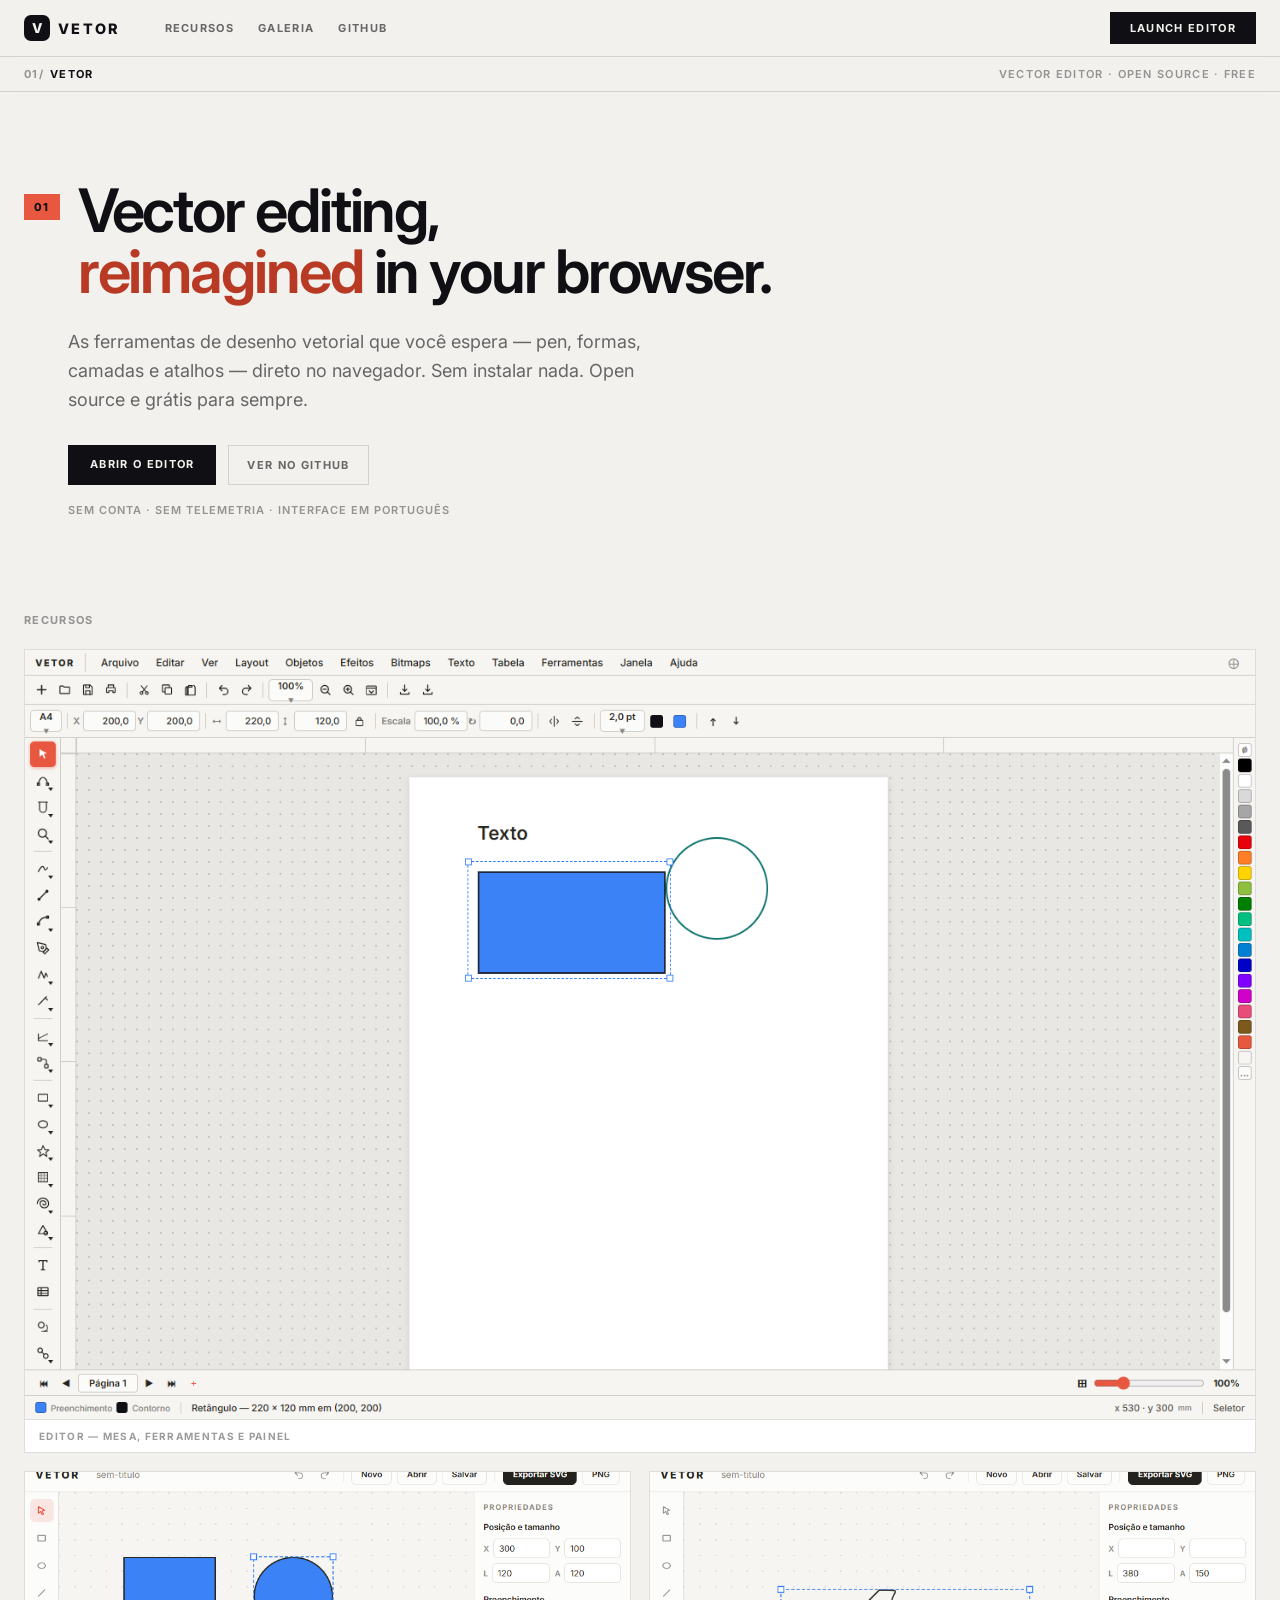
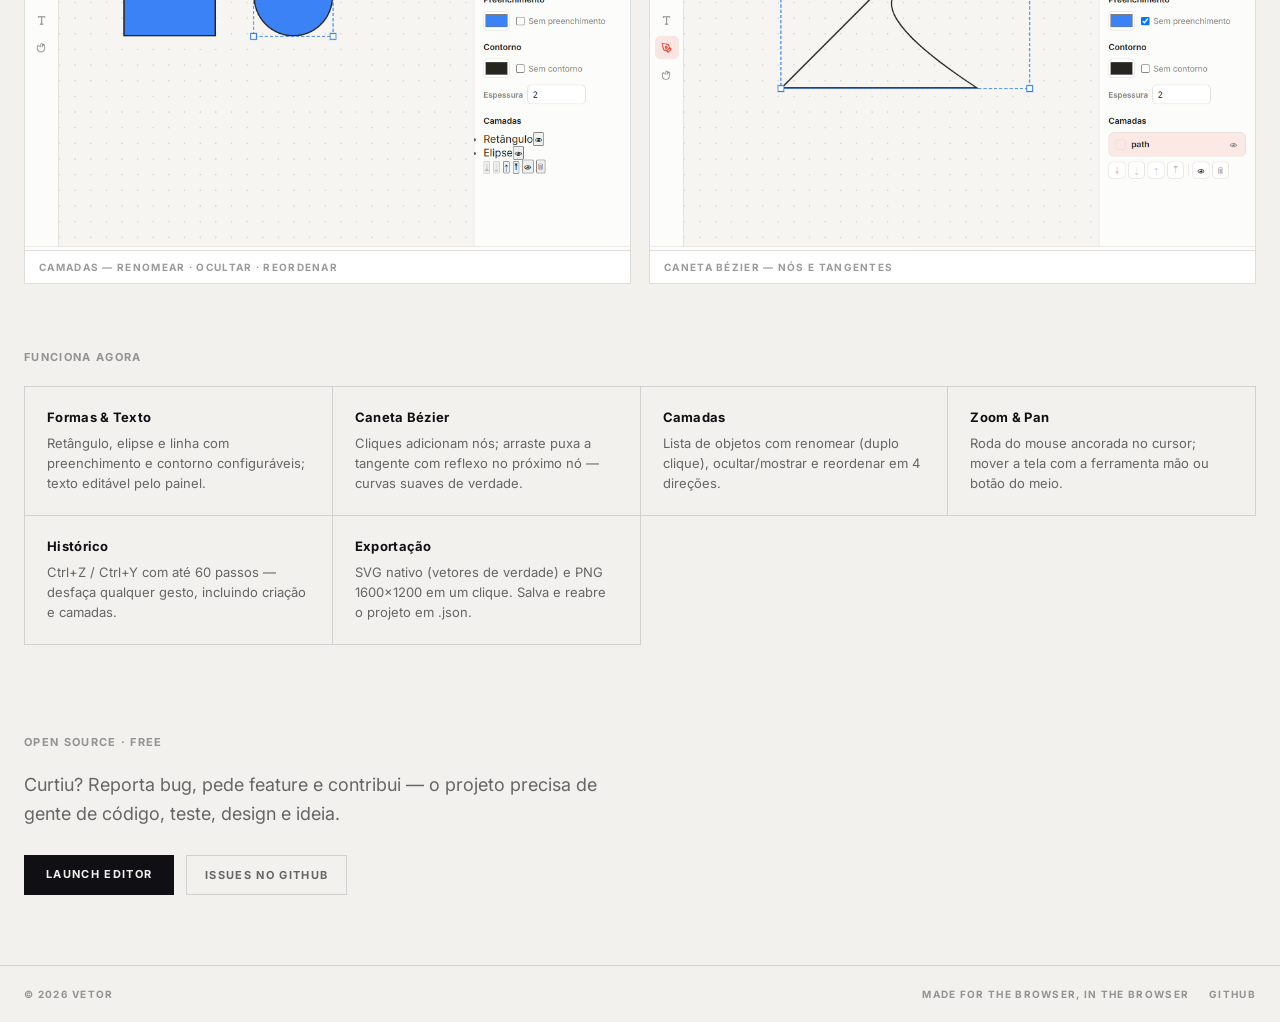
<file: index.html>
<!DOCTYPE html>
<html lang="pt-BR">
<head>
    <meta charset="UTF-8">
    <meta name="viewport" content="width=device-width, initial-scale=1.0">
    <meta name="description" content="VETOR — Editor vetorial direto no navegador: formas, texto e cores em SVG, de graça.">
    <title>VETOR — Editor vetorial no navegador</title>
    <link href="https://fonts.googleapis.com/css2?family=Inter:wght@400;500;600;700;800&display=swap" rel="stylesheet">
    <link rel="icon" type="image/svg+xml" href="favicon.svg">
    <link rel="stylesheet" href="assets/css/site.css?v=2">
</head>
<body>
    <div class="app-shell">
        <!-- Barra fixa do topo -->
        <header class="topo">
            <div class="topo-mx">
                <a class="marca" href="index.html">
                    <span class="marca-icon">V</span>
                    <span class="marca-nome">VETOR</span>
                </a>
                <nav class="topo-links">
                    <a href="#recursos">Recursos</a>
                    <a href="#galeria">Galeria</a>
                    <a href="https://github.com/cleciodivi/vetor" target="_blank" rel="noopener">GitHub</a>
                </nav>
                <a class="bt-lancar" href="editor.html">Launch Editor</a>
            </div>
        </header>

        <!-- HUD sticky (breadcrumb do app) -->
        <div class="hud">
            <div class="hud-mx">
                <span class="hud-num">01/</span><span class="hud-app">VETOR</span>
                <span class="hud-dir">VECTOR EDITOR · OPEN SOURCE · FREE</span>
            </div>
        </div>

        <main>
            <!-- Hero -->
            <section class="hero" id="topo">
                <div class="hero-mx">
                    <div class="hero-badge">
                        <span class="badge-num">01</span>
                        <h1>Vector editing,<br>
                            <span class="destaque">reimagined</span> in your browser.</h1>
                    </div>
                    <p class="hero-sub">As ferramentas de desenho vetorial que você espera — pen, formas, camadas e atalhos —
                        direto no navegador. Sem instalar nada. Open source e grátis para sempre.</p>
                    <div class="hero-acoes">
                        <a class="bt-primario" href="editor.html">Abrir o Editor</a>
                        <a class="bt-fantasma" href="https://github.com/cleciodivi/vetor" target="_blank" rel="noopener">Ver no GitHub</a>
                    </div>
                    <p class="hero-telemetria-nula">Sem conta · Sem telemetria · Interface em português</p>
                </div>
            </section>

            <!-- Galeria -->
            <section class="galeria" id="recursos">
                <div class="galeria-mx">
                    <h2 class="secao-titulo">RECURSOS</h2>
                    <figure class="captura grande">
                        <img src="docs/editor-atual.png" alt="Editor VETOR: mesa de desenho, ferramentas e painel de propriedades" loading="lazy">
                        <figcaption>EDITOR — MESA, FERRAMENTAS E PAINEL</figcaption>
                    </figure>
                    <div class="capturas-dupla">
                        <figure class="captura">
                            <img src="docs/camadas.png" alt="Painel de camadas com renomear, ocultar e reordenar" loading="lazy">
                            <figcaption>CAMADAS — RENOMEAR · OCULTAR · REORDENAR</figcaption>
                        </figure>
                        <figure class="captura">
                            <img src="docs/caneta.png" alt="Caneta Bézier criando um path curvo" loading="lazy">
                            <figcaption>CANETA BÉZIER — NÓS E TANGENTES</figcaption>
                        </figure>
                    </div>
                </div>
            </section>

            <!-- Recursos em lista -->
            <section class="lista-recursos" id="galeria">
                <div class="lista-mx">
                    <h2 class="secao-titulo">FUNCIONA AGORA</h2>
                    <div class="grade-recursos">
                        <article><h3>Formas & Texto</h3><p>Retângulo, elipse e linha com preenchimento e contorno configuráveis; texto editável pelo painel.</p></article>
                        <article><h3>Caneta Bézier</h3><p>Cliques adicionam nós; arraste puxa a tangente com reflexo no próximo nó — curvas suaves de verdade.</p></article>
                        <article><h3>Camadas</h3><p>Lista de objetos com renomear (duplo clique), ocultar/mostrar e reordenar em 4 direções.</p></article>
                        <article><h3>Zoom & Pan</h3><p>Roda do mouse ancorada no cursor; mover a tela com a ferramenta mão ou botão do meio.</p></article>
                        <article><h3>Histórico</h3><p>Ctrl+Z / Ctrl+Y com até 60 passos — desfaça qualquer gesto, incluindo criação e camadas.</p></article>
                        <article><h3>Exportação</h3><p>SVG nativo (vetores de verdade) e PNG 1600×1200 em um clique. Salva e reabre o projeto em .json.</p></article>
                    </div>
                </div>
            </section>

            <!-- CTA final -->
            <section class="cta">
                <div class="cta-mx">
                    <h2 class="secao-titulo">OPEN SOURCE · FREE</h2>
                    <p>Curtiu? Reporta bug, pede feature e contribui — o projeto precisa de gente de código, teste, design e ideia.</p>
                    <div class="cta-acoes">
                        <a class="bt-primario" href="editor.html">Launch Editor</a>
                        <a class="bt-fantasma" href="https://github.com/cleciodivi/vetor/issues" target="_blank" rel="noopener">Issues no GitHub</a>
                    </div>
                </div>
            </section>
        </main>

        <footer class="rodape">
            <div class="rodape-mx">
                <span>© 2026 VETOR</span>
                <span class="rodape-lema">MADE FOR THE BROWSER, IN THE BROWSER</span>
                <a href="https://github.com/cleciodivi/vetor" target="_blank" rel="noopener">GitHub</a>
            </div>
        </footer>
    </div>
</body>
</html>
</file>
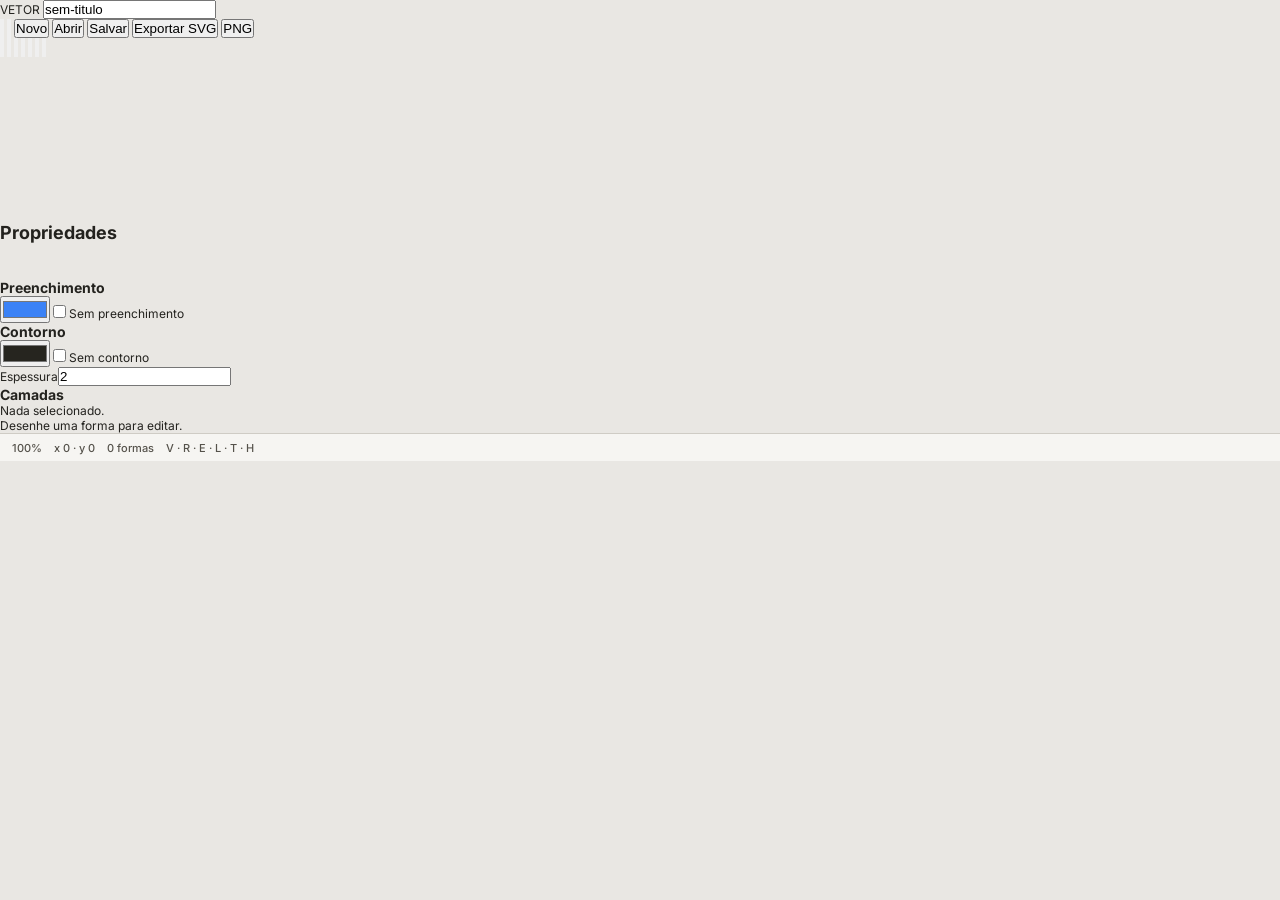
<file: editor-mvp.html>
<!DOCTYPE html>
<html lang="pt-BR">
<head>
    <meta charset="UTF-8">
    <meta name="viewport" content="width=device-width, initial-scale=1.0">
    <meta name="description" content="VETOR — Editor vetorial, direto no navegador. Formas, texto e cores em SVG, de graça.">
    <title>VETOR — Editor</title>
    <link href="https://fonts.googleapis.com/css2?family=Inter:wght@400;500;600;700;800&display=swap" rel="stylesheet">
    <link rel="icon" type="image/svg+xml" href="favicon.svg">
    <link rel="stylesheet" href="assets/css/styles.css">
</head>
<body>
    <header class="topbar">
        <a href="index.html" class="logo" id="logo_vetor" title="Voltar à vitrine">VETOR</a>
        <input type="text" id="nome_doc" class="nome-doc" value="sem-titulo" spellcheck="false" aria-label="Nome do arquivo">
        <div class="topbar-acoes">
            <button class="bt-ferr" id="bt_undo" title="Desfazer (Ctrl+Z)" aria-label="Desfazer">
                <svg viewBox="0 0 24 24" fill="none" stroke="currentColor" stroke-width="2" stroke-linecap="round" stroke-linejoin="round" aria-hidden="true"><path d="M9 14L4 9l5-5"/><path d="M4 9h10a6 6 0 0 1 0 12h-3"/></svg>
            </button>
            <button class="bt-ferr" id="bt_redo" title="Refazer (Ctrl+Y)" aria-label="Refazer">
                <svg viewBox="0 0 24 24" fill="none" stroke="currentColor" stroke-width="2" stroke-linecap="round" stroke-linejoin="round" aria-hidden="true"><path d="M15 14l5-5-5-5"/><path d="M20 9H10a6 6 0 0 0 0 12h3"/></svg>
            </button>
            <span class="sep"></span>
            <button class="bt-acao" id="bt_novo">Novo</button>
            <button class="bt-acao" id="bt_abrir">Abrir</button>
            <button class="bt-acao" id="bt_salvar">Salvar</button>
            <span class="sep"></span>
            <button class="bt-acao primario" id="bt_exportar_svg">Exportar SVG</button>
            <button class="bt-acao" id="bt_exportar_png">PNG</button>
        </div>
        <input type="file" id="abrir_arquivo" accept=".json,application/json" hidden>
    </header>

    <div class="corpo">
        <!-- Ferramentas -->
        <nav class="ferramentas" aria-label="Ferramentas de desenho">
            <button class="bt-ferr ativa" data-ferramenta="selecionar" title="Selecionar (V)">
                <svg viewBox="0 0 24 24" fill="none" stroke="currentColor" stroke-width="2" stroke-linejoin="round" aria-hidden="true"><path d="M5 3l14 8-6 1.5L16 19l-3 1-3-6.5L5 17V3z"/></svg>
            </button>
            <button class="bt-ferr" data-ferramenta="retangulo" title="Retângulo (R)">
                <svg viewBox="0 0 24 24" fill="none" stroke="currentColor" stroke-width="2" aria-hidden="true"><rect x="4" y="6" width="16" height="12" rx="1"/></svg>
            </button>
            <button class="bt-ferr" data-ferramenta="elipse" title="Elipse (E)">
                <svg viewBox="0 0 24 24" fill="none" stroke="currentColor" stroke-width="2" aria-hidden="true"><ellipse cx="12" cy="12" rx="8" ry="6"/></svg>
            </button>
            <button class="bt-ferr" data-ferramenta="linha" title="Linha (L)">
                <svg viewBox="0 0 24 24" fill="none" stroke="currentColor" stroke-width="2" stroke-linecap="round" aria-hidden="true"><path d="M5 19L19 5"/></svg>
            </button>
            <button class="bt-ferr" data-ferramenta="texto" title="Texto (T)">
                <svg viewBox="0 0 24 24" fill="none" stroke="currentColor" stroke-width="2" stroke-linecap="round" aria-hidden="true"><path d="M5 6V4h14v2M12 4v16M9 20h6"/></svg>
            </button>
            <button class="bt-ferr" data-ferramenta="caneta" title="Caneta (P) — cliques adicionam nós, Enter fecha, Esc cancela">
                <svg viewBox="0 0 24 24" fill="none" stroke="currentColor" stroke-width="2" stroke-linecap="round" stroke-linejoin="round" aria-hidden="true"><path d="M12 19l7-7 3 3-7 7-3-3z"/><path d="M18 13l-1.5-7.5L2 2l3.5 14.5L13 18l5-5z"/><circle cx="11" cy="11" r="2"/></svg>
            </button>
            <button class="bt-ferr" data-ferramenta="mao" title="Mover a tela (H) — ou arraste com o botão do meio">
                <svg viewBox="0 0 24 24" fill="none" stroke="currentColor" stroke-width="2" stroke-linecap="round" stroke-linejoin="round" aria-hidden="true"><path d="M18 11V7a2 2 0 0 0-4 0M10 10V5a2 2 0 1 1 4 0v5m0-2a2 2 0 0 1 4 0v6a7 7 0 0 1-7 7h-1a7 7 0 0 1-7-7V9a2 2 0 0 1 4 0"/></svg>
            </button>
        </nav>

        <!-- Área de desenho -->
        <div class="tela" id="tela">
            <svg id="mesa" xmlns="http://www.w3.org/2000/svg" aria-label="Mesa de desenho">
                <g id="conteudo"></g>
                <g id="overlay"></g>
            </svg>
        </div>

        <!-- Propriedades -->
        <aside class="painel" aria-label="Propriedades">
            <h2 class="painel-titulo">Propriedades</h2>

            <section class="painel-grupo" id="grp_posicao">
                <h3>Posição e tamanho</h3>
                <div class="grade2">
                    <label>X<input type="number" id="prop_x" step="1"></label>
                    <label>Y<input type="number" id="prop_y" step="1"></label>
                    <label>L<input type="number" id="prop_l" step="1" min="1"></label>
                    <label>A<input type="number" id="prop_a" step="1" min="1"></label>
                </div>
            </section>

            <section class="painel-grupo">
                <h3>Preenchimento</h3>
                <div class="cor-linha">
                    <input type="color" id="prop_fundo" value="#3b82f6" aria-label="Cor de preenchimento">
                    <label class="check"><input type="checkbox" id="prop_sem_fundo"> Sem preenchimento</label>
                </div>
            </section>

            <section class="painel-grupo">
                <h3>Contorno</h3>
                <div class="cor-linha">
                    <input type="color" id="prop_contorno" value="#26251f" aria-label="Cor do contorno">
                    <label class="check"><input type="checkbox" id="prop_sem_contorno"> Sem contorno</label>
                </div>
                <label class="mini">Espessura<input type="number" id="prop_espessura" value="2" min="0.5" step="0.5"></label>
            </section>

            <section class="painel-grupo" id="grp_texto" hidden>
                <h3>Texto</h3>
                <textarea id="prop_texto" rows="2" spellcheck="false" placeholder="Conteúdo do texto"></textarea>
                <label class="mini">Tamanho da fonte<input type="number" id="prop_fonte" value="24" min="4" step="1"></label>
            </section>

            <section class="painel-grupo">
                <h3>Camadas</h3>
                <ul class="camadas" id="lista_camadas"></ul>
                <div class="camadas-acoes" id="camadas_acoes" hidden>
                    <button class="bt-mini" data-ordem="fundo" title="Enviar para o fundo">⤓</button>
                    <button class="bt-mini" data-ordem="tras" title="Uma camada atrás">↓</button>
                    <button class="bt-mini" data-ordem="frente" title="Uma camada à frente">↑</button>
                    <button class="bt-mini" data-ordem="topo" title="Trazer para o topo">⤒</button>
                    <span class="sep2"></span>
                    <button class="bt-mini" id="bt_camada_visivel" title="Mostrar/ocultar">👁</button>
                    <button class="bt-mini" id="bt_camada_remover" title="Remover forma">🗑</button>
                </div>
            </section>

            <p class="painel-vazio" id="painel_vazio">Nada selecionado.<br>Desenhe uma forma para editar.</p>
        </aside>
    </div>

    <footer class="statusbar">
        <span id="st_zoom">100%</span>
        <span id="st_pos">x 0 · y 0</span>
        <span id="st_formas">0 formas</span>
        <span class="st-atalhos" title="Atalhos de ferramentas">V · R · E · L · T · H</span>
    </footer>

    <div class="toast" id="toast" role="status" aria-live="polite"></div>

    <script src="assets/js/editor.js"></script>
    <script src="assets/js/app.js"></script>
</body>
</html>
</file>
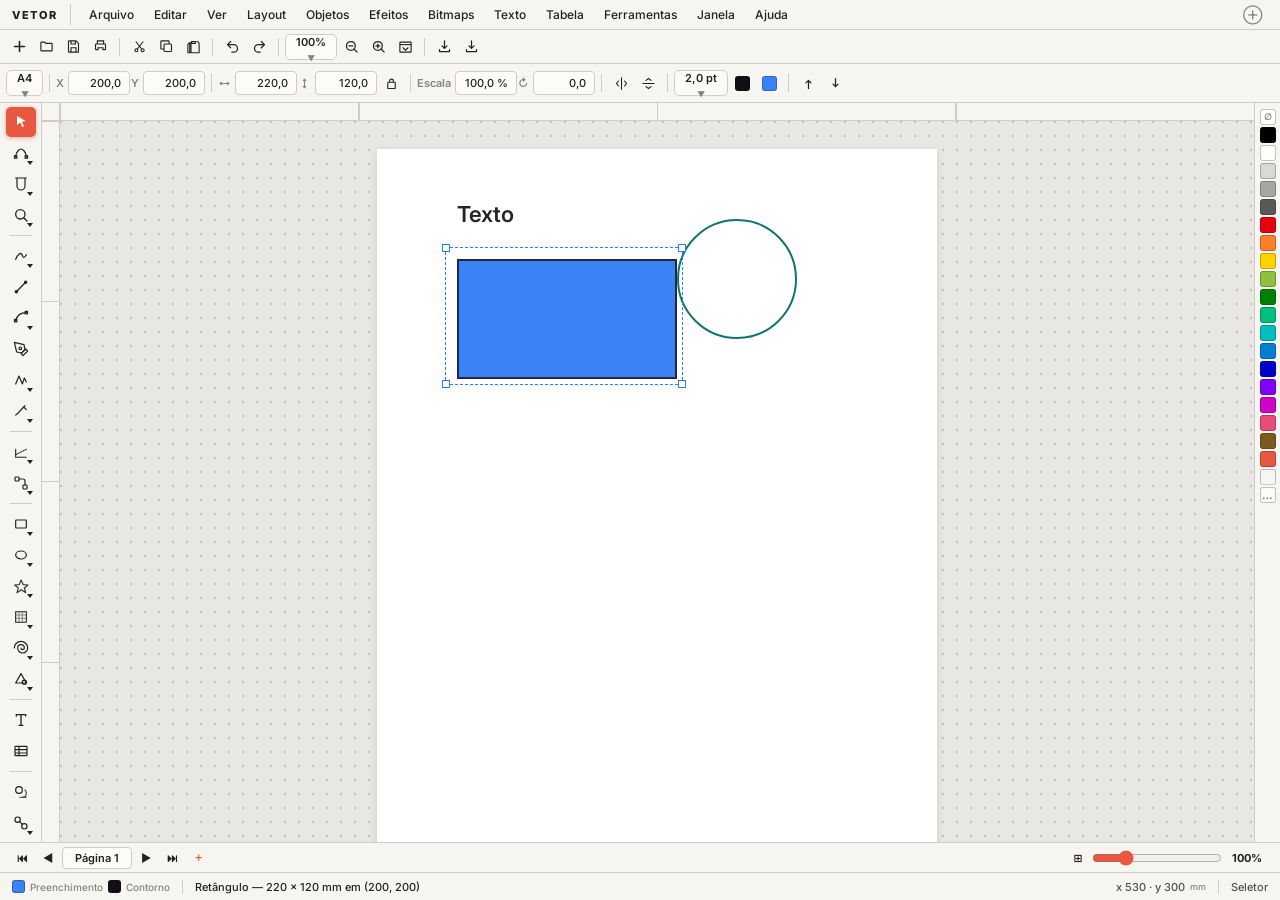
<file: editor.html>
<!DOCTYPE html>
<html lang="pt-BR">
<head>
    <meta charset="UTF-8">
    <meta name="viewport" content="width=device-width, initial-scale=1.0">
    <meta name="description" content="VETOR — Editor vetorial no navegador.">
    <title>VETOR — Editor</title>
    <link href="https://fonts.googleapis.com/css2?family=Inter:wght@400;500;600;700;800&display=swap" rel="stylesheet">
    <link rel="icon" type="image/svg+xml" href="favicon.svg">
    <link rel="stylesheet" href="assets/css/styles.css?v=2">
</head>
<body>

    <!-- ══════════ BARRA DE MENUS ══════════ -->
    <nav class="barra-menus" role="menubar" aria-label="Menu principal">
        <a class="marca-mini" href="index.html" title="Voltar à vitrine">VETOR</a>
        <span class="menu-item">Arquivo</span>
        <span class="menu-item">Editar</span>
        <span class="menu-item">Ver</span>
        <span class="menu-item">Layout</span>
        <span class="menu-item">Objetos</span>
        <span class="menu-item">Efeitos</span>
        <span class="menu-item">Bitmaps</span>
        <span class="menu-item">Texto</span>
        <span class="menu-item">Tabela</span>
        <span class="menu-item">Ferramentas</span>
        <span class="menu-item">Janela</span>
        <span class="menu-item">Ajuda</span>
        <span class="menu-item atalho-global" title="Quick start">⊕</span>
    </nav>

    <!-- ══════════ BARRA PADRÃO + BARRA DE PROPRIEDADES ══════════ -->
    <div class="barras-superiores">
        <!-- Barra padrão -->
        <div class="toolbar" role="toolbar" aria-label="Barra padrão">
            <button class="tb" title="Novo (Ctrl+N)"><svg viewBox="0 0 24 24"><path d="M12 4v16M4 12h16" stroke="currentColor" stroke-width="2.5" fill="none" stroke-linecap="round"/></svg></button>
            <button class="tb" title="Abrir (Ctrl+O)"><svg viewBox="0 0 24 24" fill="none" stroke="currentColor" stroke-width="1.8"><path d="M3 6a1 1 0 0 1 1-1h5l2 2h9a1 1 0 0 1 1 1v10a1 1 0 0 1-1 1H4a1 1 0 0 1-1-1V6z"/></svg></button>
            <button class="tb" title="Salvar (Ctrl+S)"><svg viewBox="0 0 24 24" fill="none" stroke="currentColor" stroke-width="1.8"><path d="M5 3h11l4 4v13a1 1 0 0 1-1 1H5a1 1 0 0 1-1-1V4a1 1 0 0 1 1-1z"/><path d="M8 3v5h7V3M8 21v-7h8v7"/></svg></button>
            <button class="tb" title="Imprimir (Ctrl+P)"><svg viewBox="0 0 24 24" fill="none" stroke="currentColor" stroke-width="1.8"><path d="M7 8V3h10v5M5 8h14a1 1 0 0 1 1 1v7a1 1 0 0 1-1 1h-3v-3H8v3H5a1 1 0 0 1-1-1V9a1 1 0 0 1 1-1z"/></svg></button>
            <span class="tb-sep"></span>
            <button class="tb" title="Recortar (Ctrl+X)"><svg viewBox="0 0 24 24" fill="none" stroke="currentColor" stroke-width="1.8"><circle cx="7" cy="18" r="2.4"/><circle cx="17" cy="18" r="2.4"/><path d="M8.5 16L18 4M15.5 16L6 4"/></svg></button>
            <button class="tb" title="Copiar (Ctrl+C)"><svg viewBox="0 0 24 24" fill="none" stroke="currentColor" stroke-width="1.8"><rect x="8" y="8" width="12" height="12" rx="1.5"/><path d="M16 8V4a1 1 0 0 0-1-1H4a1 1 0 0 0-1 1v11a1 1 0 0 0 1 1h4"/></svg></button>
            <button class="tb" title="Colar (Ctrl+V)"><svg viewBox="0 0 24 24" fill="none" stroke="currentColor" stroke-width="1.8"><path d="M9 4h6v3H9zM6 6h2v16h12a1 1 0 0 0 1-1V7l-2-3h-2M6 6v16H4a1 1 0 0 1-1-1V9l2-3z"/></svg></button>
            <span class="tb-sep"></span>
            <button class="tb" title="Desfazer (Ctrl+Z)"><svg viewBox="0 0 24 24" fill="none" stroke="currentColor" stroke-width="2" stroke-linecap="round" stroke-linejoin="round"><path d="M9 14L4 9l5-5M4 9h10a6 6 0 0 1 0 12h-3"/></svg></button>
            <button class="tb" title="Refazer (Ctrl+Y)"><svg viewBox="0 0 24 24" fill="none" stroke="currentColor" stroke-width="2" stroke-linecap="round" stroke-linejoin="round"><path d="M15 14l5-5-5-5M20 9H10a6 6 0 0 0 0 12h3"/></svg></button>
            <span class="tb-sep"></span>
            <button class="tb tb-larga" title="Nível de zoom">100% <small>▼</small></button>
            <button class="tb" title="Reduzir"><svg viewBox="0 0 24 24" fill="none" stroke="currentColor" stroke-width="2" stroke-linecap="round"><circle cx="11" cy="11" r="7"/><path d="M21 21l-5-5M8 11h6"/></svg></button>
            <button class="tb" title="Ampliar"><svg viewBox="0 0 24 24" fill="none" stroke="currentColor" stroke-width="2" stroke-linecap="round"><circle cx="11" cy="11" r="7"/><path d="M21 21l-5-5M8 11h6M11 8v6"/></svg></button>
            <button class="tb" title="Ajustar página na tela"><svg viewBox="0 0 24 24" fill="none" stroke="currentColor" stroke-width="1.8"><rect x="3" y="5" width="18" height="16" rx="1"/><path d="M3 9h18"/><path d="M8 14l4 4 4-4" stroke-linecap="round" stroke-linejoin="round"/></svg></button>
            <span class="tb-sep"></span>
            <button class="tb" title="Importar"><svg viewBox="0 0 24 24" fill="none" stroke="currentColor" stroke-width="2" stroke-linecap="round" stroke-linejoin="round"><path d="M12 3v12m0 0l-4-4m4 4l4-4M4 17v3h16v-3"/></svg></button>
            <button class="tb" title="Exportar"><svg viewBox="0 0 24 24" fill="none" stroke="currentColor" stroke-width="2" stroke-linecap="round" stroke-linejoin="round"><path d="M12 15V3m0 12l-4-4m4 4l4-4M4 17v3h16v-3"/></svg></button>
        </div>

        <!-- Barra de propriedades (ferramenta Seletor) -->
        <div class="toolbar propriedades" role="toolbar" aria-label="Barra de propriedades">
            <button class="tb tb-larga" title="Tamanho da página">A4 <small>▼</small></button>
            <span class="tb-sep"></span>
            <label class="tb-campo" title="Posição X">X <input type="text" value="200,0" tabindex="-1"></label>
            <label class="tb-campo" title="Posição Y">Y <input type="text" value="200,0" tabindex="-1"></label>
            <span class="tb-sep"></span>
            <label class="tb-campo" title="Largura"><svg class="mini-ico" viewBox="0 0 24 24" fill="none" stroke="currentColor" stroke-width="2"><path d="M4 12h16M7 9l-3 3 3 3M17 9l3 3-3 3"/></svg> <input type="text" value="220,0" tabindex="-1"></label>
            <label class="tb-campo" title="Altura"><svg class="mini-ico" viewBox="0 0 24 24" fill="none" stroke="currentColor" stroke-width="2"><path d="M12 4v16M9 7l3-3 3 3M9 17l3 3 3-3"/></svg> <input type="text" value="120,0" tabindex="-1"></label>
            <button class="tb" title="Travar proporção"><svg viewBox="0 0 24 24" fill="none" stroke="currentColor" stroke-width="1.8"><rect x="6" y="10" width="12" height="10" rx="1"/><path d="M9 10V8a3 3 0 0 1 6 0v2"/></svg></button>
            <span class="tb-sep"></span>
            <label class="tb-campo" title="Escala">Escala <input type="text" value="100,0 %" tabindex="-1"></label>
            <label class="tb-campo" title="Rotação">↻ <input type="text" value="0,0" tabindex="-1"></label>
            <span class="tb-sep"></span>
            <button class="tb" title="Espelhar horizontalmente"><svg viewBox="0 0 24 24" fill="none" stroke="currentColor" stroke-width="1.8"><path d="M12 3v18" stroke-linecap="round"/><path d="M7 8L4 12l3 4M17 8l3 4-3 4" stroke-linecap="round" stroke-linejoin="round"/></svg></button>
            <button class="tb" title="Espelhar verticalmente"><svg viewBox="0 0 24 24" fill="none" stroke="currentColor" stroke-width="1.8" style="transform:rotate(90deg)"><path d="M12 3v18" stroke-linecap="round"/><path d="M7 8L4 12l3 4M17 8l3 4-3 4" stroke-linecap="round" stroke-linejoin="round"/></svg></button>
            <span class="tb-sep"></span>
            <button class="tb tb-larga" title="Espessura do contorno">2,0 pt <small>▼</small></button>
            <button class="tb" title="Cor do contorno"><span class="swatch" style="background:#101014"></span></button>
            <button class="tb" title="Cor de preenchimento"><span class="swatch" style="background:#3b82f6"></span></button>
            <span class="tb-sep"></span>
            <button class="tb" title="Enviar para frente"><svg viewBox="0 0 24 24" fill="none" stroke="currentColor" stroke-width="2" stroke-linecap="round"><path d="M12 20V7m0 0l-4 4m4-4l4 4"/></svg></button>
            <button class="tb" title="Enviar para trás"><svg viewBox="0 0 24 24" fill="none" stroke="currentColor" stroke-width="2" stroke-linecap="round"><path d="M12 4v13m0 0l-4-4m4 4l4-4"/></svg></button>
        </div>
    </div>

    <!-- ══════════ CORPO: TOOLBOX / SUPERFÍCIE / PALETA ══════════ -->
    <div class="corpo-corel">

        <!-- Toolbox vertical — grupos/nomes conforme a ajuda oficial do CorelDRAW -->
        <div class="toolbox" role="toolbar" aria-label="Caixa de ferramentas">
            <!-- Ferramentas Seleção -->
            <button class="tx ativa" title="Seleção (V) — selecionar, dimensionar, inclinar e girar objetos"><svg viewBox="0 0 24 24" fill="currentColor"><path d="M6 3l13 7.5-5.6 1.2 3 6.6-2.6 1.2-3-6.7L6 16.6z"/></svg></button>
            <!-- Ferramentas Editar forma -->
            <button class="tx" title="Forma (F10) — editar a forma dos objetos"><svg viewBox="0 0 24 24" fill="none" stroke="currentColor" stroke-width="1.8"><path d="M4 18C4 10 10 6 12 6s8 4 8 12" stroke-linecap="round"/><rect x="2.2" y="16.2" width="3.6" height="3.6"/><rect x="18.2" y="16.2" width="3.6" height="3.6"/></svg><i class="fly"></i></button>
            <!-- Ferramentas Cortar -->
            <button class="tx" title="Cortar (C) — remover áreas indesejadas"><svg viewBox="0 0 24 24" fill="none" stroke="currentColor" stroke-width="1.8"><path d="M6 3v12a6 6 0 0 0 12 0V3M4 3h8M12 3h8" stroke-linecap="round"/></svg><i class="fly"></i></button>
            <!-- Ferramentas Zoom -->
            <button class="tx" title="Zoom (Z) — alterar o nível de ampliação"><svg viewBox="0 0 24 24" fill="none" stroke="currentColor" stroke-width="2" stroke-linecap="round"><circle cx="11" cy="11" r="7"/><path d="M21 21l-5-5"/></svg><i class="fly"></i></button>
            <span class="tx-sep"></span>
            <!-- Ferramentas Curva -->
            <button class="tx" title="Mão livre — desenhar curvas e segmentos de linha únicos"><svg viewBox="0 0 24 24" fill="none" stroke="currentColor" stroke-width="1.8"><path d="M4 17c3-8 7-10 9-8s1 5 3 5 3-2 4-4" stroke-linecap="round"/></svg><i class="fly"></i></button>
            <button class="tx" title="Linha de 2 pontos — segmento de linha reta"><svg viewBox="0 0 24 24" stroke="currentColor" stroke-width="2" stroke-linecap="round"><path d="M5 19L19 5"/><circle cx="5" cy="19" r="1.6" fill="currentColor"/><circle cx="19" cy="5" r="1.6" fill="currentColor"/></svg></button>
            <button class="tx" title="Bézier (B) — desenhar curvas, um segmento de cada vez"><svg viewBox="0 0 24 24" fill="none" stroke="currentColor" stroke-width="1.8" stroke-linecap="round" stroke-linejoin="round"><path d="M4 16C6 8 12 4 20 4"/><rect x="2.2" y="14.2" width="3.6" height="3.6"/><rect x="18.2" y="2.2" width="3.6" height="3.6"/></svg><i class="fly"></i></button>
            <button class="tx" title="Caneta (P) — desenhar curvas, um segmento por vez"><svg viewBox="0 0 24 24" fill="none" stroke="currentColor" stroke-width="1.8" stroke-linecap="round" stroke-linejoin="round"><path d="M12 19l7-7 3 3-7 7z"/><path d="M18 13l-1.5-7.5L2 2l3.5 14.5L13 18z"/><circle cx="11" cy="11" r="2"/></svg></button>
            <button class="tx" title="Polilinha — desenhar linhas e curvas no modo de visualização"><svg viewBox="0 0 24 24" fill="none" stroke="currentColor" stroke-width="1.8" stroke-linecap="round" stroke-linejoin="round"><path d="M4 18L9 6l5 12 3-9 3 6" /></svg><i class="fly"></i></button>
            <!-- Ferramenta Mídia artística -->
            <button class="tx" title="Mídia artística — Predefinição, Pincel, Espalhador, Caligráfico e Pressão"><svg viewBox="0 0 24 24" fill="none" stroke="currentColor" stroke-width="1.8" stroke-linecap="round"><path d="M4 18c4-2 8-8 12-12m0 0l4 4M16 6l2-2"/></svg><i class="fly"></i></button>
            <span class="tx-sep"></span>
            <!-- Ferramentas Dimensão -->
            <button class="tx" title="Dimensão — linhas de dimensão paralela, horizontal/vertical, angular e de segmento"><svg viewBox="0 0 24 24" fill="none" stroke="currentColor" stroke-width="1.6" stroke-linecap="round"><path d="M4 8v12h16"/><path d="M4 16l16-8" stroke-dasharray="2 2"/></svg><i class="fly"></i></button>
            <!-- Ferramentas Conector -->
            <button class="tx" title="Conector — linha reta, ângulo reto, redondo e editar ancoragem"><svg viewBox="0 0 24 24" fill="none" stroke="currentColor" stroke-width="1.8"><rect x="3" y="3" width="6" height="6" rx="1"/><rect x="15" y="15" width="6" height="6" rx="1"/><path d="M9 6h6a3 3 0 0 1 3 3v6" stroke-linecap="round"/></svg><i class="fly"></i></button>
            <span class="tx-sep"></span>
            <!-- Ferramentas Retângulo / Elipse / Objeto -->
            <button class="tx" title="Retângulo (F6)"><svg viewBox="0 0 24 24" fill="none" stroke="currentColor" stroke-width="1.8"><rect x="4" y="6" width="16" height="12" rx="1"/></svg><i class="fly"></i></button>
            <button class="tx" title="Elipse (F7)"><svg viewBox="0 0 24 24" fill="none" stroke="currentColor" stroke-width="1.8"><ellipse cx="12" cy="12" rx="8" ry="6"/></svg><i class="fly"></i></button>
            <button class="tx" title="Polígono (Y) — estrelas e polígonos simétricos"><svg viewBox="0 0 24 24" fill="none" stroke="currentColor" stroke-width="1.8" stroke-linejoin="round"><path d="M12 3l3.5 7 7 .5-5.5 4.5 2 7-6.5-4.5L6 22l2-7-5.5-4.5 7-.5z" opacity=".9"/></svg><i class="fly"></i></button>
            <button class="tx" title="Papel gráfico — grade de linhas"><svg viewBox="0 0 24 24" fill="none" stroke="currentColor" stroke-width="1.6"><path d="M4 4h16v16H4z"/><path d="M4 9h16M4 14h16M9 4v16M14 4v16" opacity=".55"/></svg><i class="fly"></i></button>
            <button class="tx" title="Espiral"><svg viewBox="0 0 24 24" fill="none" stroke="currentColor" stroke-width="1.8" stroke-linecap="round"><path d="M12 12a2.5 2.5 0 1 0 5 0 5 5 0 1 0-10 0 7.5 7.5 0 1 0 15 0 10 10 0 1 0-20 0"/></svg><i class="fly"></i></button>
            <button class="tx" title="Formas básicas — hexagrama, rosto sorridente, triângulo retângulo…"><svg viewBox="0 0 24 24" fill="none" stroke="currentColor" stroke-width="1.8" stroke-linejoin="round"><path d="M4 18L12 4l8 14z"/><circle cx="17" cy="17" r="3.2"/></svg><i class="fly"></i></button>
            <span class="tx-sep"></span>
            <!-- Ferramentas de Texto e Tabela -->
            <button class="tx" title="Texto (F8) — texto artístico ou de parágrafo"><svg viewBox="0 0 24 24" fill="none" stroke="currentColor" stroke-width="2" stroke-linecap="round"><path d="M5 6V4h14v2M12 4v16M9 20h6"/></svg></button>
            <button class="tx" title="Tabela — desenhar e editar tabelas"><svg viewBox="0 0 24 24" fill="none" stroke="currentColor" stroke-width="1.8"><rect x="3" y="5" width="18" height="14" rx="1"/><path d="M3 10h18M3 15h18M9 5v14"/></svg></button>
            <span class="tx-sep"></span>
            <!-- Ferramentas interativas -->
            <button class="tx" title="Sombreamento — aplicar um sombreamento"><svg viewBox="0 0 24 24" fill="none" stroke="currentColor" stroke-width="1.8" stroke-linecap="round"><circle cx="9" cy="9" r="5"/><path d="M14 20c3 0 6-2 6-6 0-2-1-4-2-5" opacity=".8"/><path d="M10 20h10" opacity=".6"/></svg></button>
            <button class="tx" title="Mistura — misturar dois objetos"><svg viewBox="0 0 24 24" fill="none" stroke="currentColor" stroke-width="1.8"><circle cx="7" cy="7" r="4"/><circle cx="17" cy="17" r="4"/><path d="M9.5 9.5L14.5 14.5" stroke-dasharray="2 2" stroke-linecap="round"/></svg><i class="fly"></i></button>
            <button class="tx" title="Transparência — aplicar transparências aos objetos"><svg viewBox="0 0 24 24" fill="none" stroke="currentColor" stroke-width="1.8"><rect x="4" y="4" width="16" height="16" rx="1"/><path d="M4 20L20 4" stroke-linecap="round" opacity=".5"/><path d="M10 20l10-10v10z" fill="currentColor" opacity=".35" stroke="none"/></svg></button>
            <span class="tx-sep"></span>
            <!-- Ferramentas Conta-gotas -->
            <button class="tx" title="Conta-gotas de cores (I) — copiar uma cor de um objeto"><svg viewBox="0 0 24 24" fill="none" stroke="currentColor" stroke-width="1.8" stroke-linecap="round" stroke-linejoin="round"><path d="M13 9l3 3 5-5a2.1 2.1 0 0 0-3-3l-5 5z"/><path d="M11 11l-6 6a2 2 0 0 0-.5.9L4 20l2.1-.5a2 2 0 0 0 .9-.5l6-6z"/></svg><i class="fly"></i></button>
            <!-- Ferramentas Preenchimento interativo -->
            <button class="tx" title="Preenchimento interativo (G)"><svg viewBox="0 0 24 24" fill="none" stroke="currentColor" stroke-width="1.8"><rect x="4" y="4" width="16" height="16" rx="1"/><path d="M4 20L20 4" stroke-linecap="round"/><circle cx="17" cy="17" r="2" fill="currentColor" stroke="none"/><circle cx="7" cy="7" r="2" fill="currentColor" stroke="none"/></svg><i class="fly"></i></button>
            <span class="tx-sep"></span>
            <!-- Ferramentas Contorno / Preenchimento (flyouts de diálogo) -->
            <button class="tx" title="Contorno (F12) — caneta de contorno e cor do contorno"><svg viewBox="0 0 24 24" fill="none" stroke="currentColor" stroke-width="1.8"><rect x="5" y="5" width="14" height="14" rx="1" stroke-width="3.5"/></svg><i class="fly"></i></button>
            <button class="tx" title="Preenchimento — caixas de diálogo de preenchimento"><svg viewBox="0 0 24 24" fill="none" stroke="currentColor" stroke-width="1.8"><path d="M6.8 3.5h10.4L20 10l-8 10.5L4 10z" stroke-linejoin="round"/></svg><i class="fly"></i></button>
        </div>

        <!-- Superfície com réguas e página -->
        <div class="superficie">
            <div class="canto-regua"></div>
            <div class="regua regua-h"></div>
            <div class="regua regua-v"></div>
            <div class="cena">
                <div class="papel">
                    <div class="lp" style="left:80px;top:110px;width:220px;height:120px;background:#3b82f6;border:2px solid #1e293b"></div>
                    <div class="lp" style="left:300px;top:70px;width:120px;height:120px;background:transparent;border:2px solid #0f766e;border-radius:50%"></div>
                    <span class="lp" style="left:80px;top:52px;font:600 22px Inter;color:#26251f">Texto</span>
                    <div class="marcador-selecao">
                        <span class="ms-a" style="left:-4px;top:-4px"></span><span class="ms-a" style="right:-4px;top:-4px"></span>
                        <span class="ms-a" style="left:-4px;bottom:-4px"></span><span class="ms-a" style="right:-4px;bottom:-4px"></span>
                    </div>
                </div>
            </div>
        </div>

        <!-- Paleta de cores vertical -->
        <div class="paleta" role="toolbar" aria-label="Paleta de cores">
            <button class="pc pc-none" title="Sem cor"><s>∅</s></button>
            <button class="pc" style="background:#000" title="Preto"></button>
            <button class="pc" style="background:#fff" title="Branco"></button>
            <button class="pc" style="background:#d9d9d9" title="10% preto"></button>
            <button class="pc" style="background:#a6a6a6" title="30% preto"></button>
            <button class="pc" style="background:#595959" title="60% preto"></button>
            <button class="pc" style="background:#e8000d" title="Vermelho"></button>
            <button class="pc" style="background:#ff7e27" title="Laranja"></button>
            <button class="pc" style="background:#ffd400" title="Amarelo"></button>
            <button class="pc" style="background:#8fbf3f" title="Amarelo-esverdeado"></button>
            <button class="pc" style="background:#007f01" title="Verde"></button>
            <button class="pc" style="background:#00bf7f" title="Verde-ciano"></button>
            <button class="pc" style="background:#01bfbf" title="Ciano"></button>
            <button class="pc" style="background:#017fd3" title="Azul-ciano"></button>
            <button class="pc" style="background:#0001c8" title="Azul"></button>
            <button class="pc" style="background:#8000ff" title="Violeta"></button>
            <button class="pc" style="background:#d001c8" title="Magenta"></button>
            <button class="pc" style="background:#e84c78" title="Magenta-rosado"></button>
            <button class="pc" style="background:#7d5a1c" title="Marrom"></button>
            <button class="pc" style="background:#e8573f" title="Terracota"></button>
            <button class="pc" style="background:#f6f5f2;border-bottom:1px solid #ccc" title="Isopor"></button>
            <button class="pc pc-exp" title="Paleta expandida">…</button>
        </div>
    </div>

    <!-- ══════════ NAVEGADOR DE DOCUMENTO ══════════ -->
    <div class="navigator" role="toolbar" aria-label="Navegador de documento">
        <button class="nv" title="Primeira página">⏮</button>
        <button class="nv" title="Página anterior">◀</button>
        <button class="nv nv-aba" title="Página 1">Página 1</button>
        <button class="nv" title="Próxima página">▶</button>
        <button class="nv" title="Última página">⏭</button>
        <button class="nv nv-add" title="Adicionar página">＋</button>
        <span class="nv-linha"></span>
        <button class="nv" title="Ajustar página na tela">⊞</button>
        <input type="range" class="nv-zoom" min="10" max="400" value="100" tabindex="-1" aria-label="Zoom">
        <button class="nv nv-pct" title="Nível de zoom">100%</button>
    </div>

    <!-- ══════════ BARRA DE STATUS ══════════ -->
    <div class="statusbar" role="status">
        <span class="st-grupo" title="Cores ativas">
            <span class="swatch-grande" style="background:#3b82f6"></span><span class="st-rotulo">Preenchimento</span>
            <span class="swatch-grande" style="background:#101014"></span><span class="st-rotulo">Contorno</span>
        </span>
        <span class="st-sep"></span>
        <span class="st-grupo st-info" title="Objeto selecionado">Retângulo — 220 × 120 mm em (200, 200)</span>
        <span class="st-cresce"></span>
        <span class="st-grupo" title="Coordenadas do cursor">x 530 · y 300 <small>mm</small></span>
        <span class="st-sep"></span>
        <span class="st-grupo" title="Ferramenta ativa">Seletor</span>
    </div>
</body>
</html>
</file>
<file: assets/css/site.css>
/* VETOR — vitrine (estilo ArtCraft: claro, HUD, tipografia forte) */
:root {
    --app-acento: #b83a24;
    --app-acento-vivo: #e8573f;
    --fundo: #f2f1ee;
    --tinta: #101014;
    --tinta-62: rgba(16, 16, 20, 0.62);
    --tinta-42: rgba(16, 16, 20, 0.42);
    --borda: rgba(16, 16, 20, 0.14);
    --fonte: 'Inter', system-ui, -apple-system, 'Segoe UI', Roboto, sans-serif;
    --largura: 1280px;
}

* { margin: 0; padding: 0; box-sizing: border-box; }

html { scroll-behavior: smooth; }

body {
    font-family: var(--fonte);
    background: var(--fundo);
    color: var(--tinta);
}

a { color: inherit; text-decoration: none; }

/* Topo */
.topo {
    position: sticky;
    top: 0;
    z-index: 40;
    background: rgba(242, 241, 238, 0.85);
    backdrop-filter: blur(12px);
    border-bottom: 1px solid var(--borda);
}

.topo-mx, .hud-mx, .hero-mx, .galeria-mx, .lista-mx, .cta-mx, .rodape-mx {
    max-width: var(--largura);
    margin: 0 auto;
    padding: 0 24px;
}

.topo-mx {
    display: flex;
    align-items: center;
    gap: 22px;
    height: 56px;
}

.marca {
    display: inline-flex;
    align-items: center;
    gap: 8px;
    font-weight: 800;
}

.marca-icon {
    width: 26px;
    height: 26px;
    display: grid;
    place-items: center;
    background: var(--tinta);
    color: var(--fundo);
    border-radius: 7px;
    font-size: 0.85rem;
    font-weight: 800;
}

.marca-nome { letter-spacing: 0.16em; font-size: 0.9rem; }

.topo-links {
    display: flex;
    gap: 4px;
    margin-left: 12px;
}

.topo-links a {
    font-size: 11px;
    font-weight: 700;
    letter-spacing: 1.32px;
    text-transform: uppercase;
    color: var(--tinta-62);
    padding: 8px 10px;
    transition: color 0.12s;
}

.topo-links a:hover { color: var(--tinta); }

.bt-lancar {
    margin-left: auto;
    font-size: 11px;
    font-weight: 700;
    letter-spacing: 1.32px;
    text-transform: uppercase;
    background: var(--tinta);
    color: var(--fundo);
    padding: 9px 20px;
    transition: opacity 0.12s;
}

.bt-lancar:hover { opacity: 0.86; }

/* HUD */
.hud {
    position: sticky;
    top: 56px;
    z-index: 30;
    background: rgba(242, 241, 238, 0.75);
    backdrop-filter: blur(8px);
    border-bottom: 1px solid var(--borda);
}

.hud-mx {
    display: flex;
    align-items: center;
    gap: 6px;
    height: 34px;
    font-size: 11px;
    font-weight: 700;
    letter-spacing: 1.3px;
    text-transform: uppercase;
}

.hud-num { color: var(--tinta-42); }
.hud-app { color: var(--tinta); }

.hud-dir {
    margin-left: auto;
    color: var(--tinta-42);
    font-weight: 600;
}

/* Hero */
.hero { padding: 88px 0 40px; }

.hero-badge {
    display: flex;
    align-items: flex-start;
    gap: 18px;
}

.badge-num {
    flex: none;
    margin-top: 14px;
    background: var(--app-acento-vivo);
    color: var(--tinta);
    font-size: 11px;
    font-weight: 800;
    letter-spacing: 1.3px;
    padding: 6px 10px;
}

.hero h1 {
    font-size: clamp(38px, 6vw, 60px);
    line-height: 1.02;
    font-weight: 620;
    letter-spacing: -0.035em;
}

.destaque { color: var(--app-acento); }

.hero-sub {
    margin: 26px 0 0 44px;
    max-width: 576px;
    font-size: 18px;
    line-height: 1.6;
    color: var(--tinta-62);
}

.hero-acoes {
    margin: 30px 0 0 44px;
    display: flex;
    gap: 12px;
    flex-wrap: wrap;
}

.bt-primario {
    display: inline-block;
    font-size: 11px;
    font-weight: 700;
    letter-spacing: 1.32px;
    text-transform: uppercase;
    background: var(--tinta);
    color: var(--fundo);
    padding: 12px 22px;
    transition: opacity 0.12s;
}

.bt-primario:hover { opacity: 0.86; }

.bt-fantasma {
    display: inline-block;
    font-size: 11px;
    font-weight: 700;
    letter-spacing: 1.32px;
    text-transform: uppercase;
    color: var(--tinta-62);
    border: 1px solid var(--borda);
    padding: 12px 18px;
    transition: color 0.12s, border-color 0.12s;
}

.bt-fantasma:hover { color: var(--tinta); border-color: var(--tinta-42); }

.hero-telemetria-nula {
    margin: 18px 0 0 44px;
    font-size: 11px;
    font-weight: 600;
    letter-spacing: 1px;
    text-transform: uppercase;
    color: var(--tinta-42);
}

/* Seções */
.secao-titulo {
    font-size: 11px;
    font-weight: 700;
    letter-spacing: 1.32px;
    text-transform: uppercase;
    color: var(--tinta-42);
    margin-bottom: 22px;
}

.galeria { padding: 56px 0 30px; }

.captura {
    border: 1px solid var(--borda);
    background: #fff;
}

.captura img { display: block; width: 100%; height: auto; }

.captura figcaption {
    padding: 10px 14px;
    border-top: 1px solid var(--borda);
    font-size: 10px;
    font-weight: 700;
    letter-spacing: 1.3px;
    color: var(--tinta-42);
}

.captura.grande { margin-bottom: 18px; }

.capturas-dupla {
    display: grid;
    grid-template-columns: 1fr 1fr;
    gap: 18px;
}
.capturas-dupla .captura img { aspect-ratio: 16 / 10; object-fit: cover; }

/* Lista de recursos */
.lista-recursos { padding: 36px 0 30px; }

.grade-recursos {
    display: grid;
    grid-template-columns: repeat(auto-fit, minmax(280px, 1fr));
    border-top: 1px solid var(--borda);
    border-left: 1px solid var(--borda);
}

.grade-recursos article {
    padding: 22px;
    border-right: 1px solid var(--borda);
    border-bottom: 1px solid var(--borda);
    background: transparent;
    transition: background 0.12s;
}

.grade-recursos article:hover { background: rgba(16, 16, 20, 0.035); }

.grade-recursos h3 {
    font-size: 13px;
    font-weight: 700;
    letter-spacing: 0.3px;
    margin-bottom: 8px;
}

.grade-recursos p { font-size: 13px; line-height: 1.55; color: var(--tinta-62); }

/* CTA */
.cta { padding: 60px 0 70px; }

.cta p {
    max-width: 576px;
    font-size: 18px;
    line-height: 1.6;
    color: var(--tinta-62);
    margin-bottom: 26px;
}

.cta-acoes { display: flex; gap: 12px; flex-wrap: wrap; }

/* Rodapé */
.rodape {
    border-top: 1px solid var(--borda);
    padding: 22px 0;
    font-size: 10px;
    font-weight: 700;
    letter-spacing: 1.3px;
    text-transform: uppercase;
    color: var(--tinta-42);
}

.rodape-mx { display: flex; align-items: center; gap: 20px; }
.rodape a:hover { color: var(--tinta); }
.rodape-lema { margin-left: auto; }

/* Responsivo */
@media (max-width: 780px) {
    .topo-links { display: none; }
    .hero { padding: 56px 0 28px; }
    .hero-badge { flex-direction: column; gap: 10px; }
    .badge-num { margin-top: 0; }
    .hero-sub, .hero-acoes, .hero-telemetria-nula { margin-left: 0; }
    .capturas-dupla { grid-template-columns: 1fr; }
    .hud-dir { display: none; }
}
</file>
<file: assets/css/styles.css>
/* VETOR — editor (layout profissional estilo CorelDRAW) */
:root {
    --fundo: #e9e7e3;
    --painel: #f6f5f2;
    --painel-2: #fbfbf9;
    --borda: #cfccc5;
    --borda-forte: #b3afa7;
    --tinta: #23221e;
    --tinta-fraca: #87847c;
    --acento: #e8573f;
    --selecao: #2f7cf6;
    --sombra: 0 2px 8px rgba(35, 34, 30, 0.12);
    --fonte: 'Inter', system-ui, -apple-system, 'Segoe UI', Roboto, sans-serif;
}

* { margin: 0; padding: 0; box-sizing: border-box; }

body {
    font-family: var(--fonte);
    background: var(--fundo);
    color: var(--tinta);
    height: 100vh;
    overflow: hidden;
    display: flex;
    flex-direction: column;
    font-size: 12px;
    user-select: none;
}

a { color: inherit; text-decoration: none; }

/* ═══ Barra de menus ═══ */
.barra-menus {
    display: flex;
    align-items: center;
    height: 30px;
    background: var(--painel);
    border-bottom: 1px solid var(--borda);
    padding: 0 8px;
    gap: 0;
    flex: none;
}

.marca-mini {
    font-weight: 800;
    letter-spacing: 0.14em;
    font-size: 11px;
    padding: 4px 12px 4px 4px;
    margin-right: 8px;
    border-right: 1px solid var(--borda);
}

.menu-item {
    font-size: 12px;
    font-weight: 500;
    padding: 5px 10px;
    border-radius: 5px;
    cursor: default;
    transition: background 0.1s;
}

.menu-item:hover { background: rgba(16, 16, 20, 0.08); }

.atalho-global { margin-left: auto; font-size: 14px; color: var(--tinta-fraca); }

/* ═══ Barras superiores (padrão + propriedades) ═══ */
.barras-superiores {
    flex: none;
    background: var(--painel);
    border-bottom: 1px solid var(--borda);
}

.toolbar {
    display: flex;
    align-items: center;
    height: 34px;
    padding: 0 6px;
    gap: 1px;
    border-bottom: 1px solid var(--borda);
    overflow-x: auto;
    overflow-y: hidden;
    scrollbar-width: none;
}

.toolbar::-webkit-scrollbar { display: none; }
.toolbar:last-child { border-bottom: none; }

.toolbar.propriedades { height: 38px; }

/* Botões de toolbar */
.tb {
    width: 26px;
    height: 26px;
    flex: none;
    display: grid;
    place-items: center;
    background: transparent;
    border: none;
    border-radius: 5px;
    color: var(--tinta);
    cursor: pointer;
    font: 600 11px var(--fonte);
    transition: background 0.1s;
}

.tb:hover { background: rgba(16, 16, 20, 0.08); }
.tb svg { width: 15px; height: 15px; }

.tb-larga {
    width: auto;
    padding: 0 10px;
    gap: 4px;
    justify-content: flex-start;
    border: 1px solid var(--borda);
    background: var(--painel-2);
}

.tb-larga:hover { background: #fff; }
.tb-larga small { font-size: 8px; color: var(--tinta-fraca); }

.tb-sep { width: 1px; height: 18px; background: var(--borda); margin: 0 5px; flex: none; }

/* Campos da barra de propriedades */
.tb-campo {
    display: inline-flex;
    align-items: center;
    gap: 4px;
    font: 600 11px var(--fonte);
    color: var(--tinta-fraca);
    flex: none;
}

.tb-campo input {
    font: 500 11px var(--fonte);
    color: var(--tinta);
    background: var(--painel-2);
    border: 1px solid var(--borda);
    border-radius: 4px;
    padding: 4px 8px;
    width: 62px;
    text-align: right;
    outline: none;
}

.tb-campo input:focus { border-color: var(--selecao); background: #fff; }

.mini-ico { width: 13px; height: 13px; color: var(--tinta-fraca); }

/* Amostras de cor */
.swatch {
    display: block;
    width: 15px;
    height: 15px;
    border-radius: 3px;
    border: 1px solid rgba(16, 16, 20, 0.25);
}

/* ═══ Corpo em 3 colunas ═══ */
.corpo-corel {
    flex: 1;
    display: grid;
    grid-template-columns: 42px 1fr 26px;
    min-height: 0;
}

/* Toolbox */
.toolbox {
    background: var(--painel);
    border-right: 1px solid var(--borda);
    padding: 4px 5px;
    display: flex;
    flex-direction: column;
    align-items: center;
    gap: 1px;
    overflow-y: auto;
    scrollbar-width: none;
}

.toolbox::-webkit-scrollbar { display: none; }

.tx {
    width: 30px;
    height: 30px;
    flex: none;
    display: grid;
    place-items: center;
    background: transparent;
    border: none;
    border-radius: 5px;
    color: var(--tinta);
    cursor: pointer;
    position: relative;
    transition: background 0.1s;
}

.tx:hover { background: rgba(16, 16, 20, 0.08); }

.tx.ativa {
    background: var(--acento);
    color: #fff;
    box-shadow: 0 1px 4px rgba(232, 87, 63, 0.5);
}

.tx svg { width: 16px; height: 16px; }

/* Setinha de flyout */
.tx .fly {
    position: absolute;
    right: 3px;
    bottom: 3px;
    width: 0;
    height: 0;
    border-left: 3.5px solid transparent;
    border-right: 3.5px solid transparent;
    border-top: 4px solid currentColor;
}

.tx-sep { width: 22px; height: 1px; background: var(--borda); margin: 4px 0; flex: none; }

/* ═══ Superfície ═══ */
.superficie {
    position: relative;
    min-width: 0;
    min-height: 0;
    overflow: hidden;
}

/* Réguas */
.canto-regua {
    position: absolute;
    left: 0;
    top: 0;
    width: 18px;
    height: 18px;
    background: var(--painel);
    border-right: 1px solid var(--borda);
    border-bottom: 1px solid var(--borda);
    z-index: 3;
}

.regua {
    position: absolute;
    background: var(--painel);
    z-index: 2;
}

.regua-h {
    left: 18px;
    right: 0;
    top: 0;
    height: 18px;
    border-bottom: 1px solid var(--borda);
    background-image:
        repeating-linear-gradient(to right, var(--borda) 0 1px, transparent 1px 25%);
}

.regua-v {
    left: 0;
    top: 18px;
    bottom: 0;
    width: 18px;
    border-right: 1px solid var(--borda);
    background-image:
        repeating-linear-gradient(to bottom, var(--borda) 0 1px, transparent 1px 25%);
}

/* Cenário com papel */
.cena {
    position: absolute;
    left: 18px;
    top: 18px;
    right: 0;
    bottom: 0;
    overflow: auto;
    background:
        radial-gradient(circle at 1px 1px, rgba(35, 34, 30, 0.2) 1px, transparent 0) 0 0 / 14px 14px,
        var(--fundo);
    display: grid;
    place-items: center;
}

.papel {
    position: relative;
    width: 560px;
    height: 720px;
    background: #fff;
    box-shadow: var(--sombra);
    margin: 28px;
}

/* Formas fictícias de conteúdo */
.lp { position: absolute; }

.marcador-selecao {
    position: absolute;
    left: 68px;
    top: 98px;
    width: 238px;
    height: 138px;
    border: 1px dashed var(--selecao);
    pointer-events: none;
}

.ms-a {
    position: absolute;
    width: 8px;
    height: 8px;
    background: #fff;
    border: 1.5px solid var(--selecao);
}

/* ═══ Paleta vertical ═══ */
.paleta {
    background: var(--painel);
    border-left: 1px solid var(--borda);
    padding: 6px 4px;
    display: flex;
    flex-direction: column;
    align-items: center;
    gap: 2px;
    overflow-y: auto;
    scrollbar-width: none;
}

.paleta::-webkit-scrollbar { display: none; }

.pc {
    width: 16px;
    height: 16px;
    flex: none;
    border: 1px solid rgba(16, 16, 20, 0.25);
    border-radius: 3px;
    cursor: pointer;
    padding: 0;
}

.pc:hover { outline: 2px solid var(--selecao); }

.pc-none {
    display: grid;
    place-items: center;
    background: #fff;
}

.pc-none s { text-decoration: none; font-size: 9px; color: var(--tinta-fraca); font-weight: 700; }

.pc-exp {
    background: var(--painel-2);
    display: grid;
    place-items: center;
    font: 800 10px var(--fonte);
    color: var(--tinta-fraca);
}

/* ═══ Navigator de documento ═══ */
.navigator {
    flex: none;
    display: flex;
    align-items: center;
    gap: 2px;
    height: 30px;
    background: var(--painel);
    border-top: 1px solid var(--borda);
    padding: 0 10px;
}

.nv {
    width: 24px;
    height: 22px;
    display: grid;
    place-items: center;
    background: transparent;
    border: none;
    border-radius: 4px;
    color: var(--tinta);
    cursor: pointer;
    font: 600 11px var(--fonte);
    transition: background 0.1s;
}

.nv:hover { background: rgba(16, 16, 20, 0.08); }

.nv-aba {
    width: auto;
    padding: 0 12px;
    border: 1px solid var(--borda);
    background: var(--painel-2);
}

.nv-add { color: var(--acento); font-weight: 800; }

.nv-linha { flex: 1; }

.nv-zoom { width: 130px; accent-color: var(--acento); }

.nv-pct { width: auto; padding: 0 8px; font-weight: 700; }

/* ═══ Statusbar ═══ */
.statusbar {
    flex: none;
    display: flex;
    align-items: center;
    gap: 12px;
    height: 28px;
    background: var(--painel);
    border-top: 1px solid var(--borda);
    padding: 0 12px;
    font: 500 11px var(--fonte);
    color: #55524b;
}

.st-grupo { display: inline-flex; align-items: center; gap: 5px; white-space: nowrap; }
.st-rotulo { color: var(--tinta-fraca); font-size: 10px; }
.st-sep { width: 1px; height: 14px; background: var(--borda); }
.st-info { color: var(--tinta); font-weight: 500; }
.st-cresce { flex: 1; }
.st-grupo small { color: var(--tinta-fraca); font-size: 9px; }

.swatch-grande {
    display: block;
    width: 13px;
    height: 13px;
    border-radius: 3px;
    border: 1px solid rgba(16, 16, 20, 0.3);
}

/* Toast (para a etapa funcional) */
.toast {
    position: fixed;
    bottom: 68px;
    left: 50%;
    transform: translateX(-50%) translateY(60px);
    background: var(--tinta);
    color: #fff;
    font: 600 12px var(--fonte);
    padding: 10px 18px;
    border-radius: 8px;
    opacity: 0;
    pointer-events: none;
    transition: transform 0.2s, opacity 0.2s;
    z-index: 100;
}

.toast.show { transform: translateX(-50%) translateY(0); opacity: 1; }

/* Responsivo */
@media (max-width: 860px) {
    .paleta { display: none; }
    .corpo-corel { grid-template-columns: 42px 1fr; }
    .st-info { display: none; }
}
</file>
